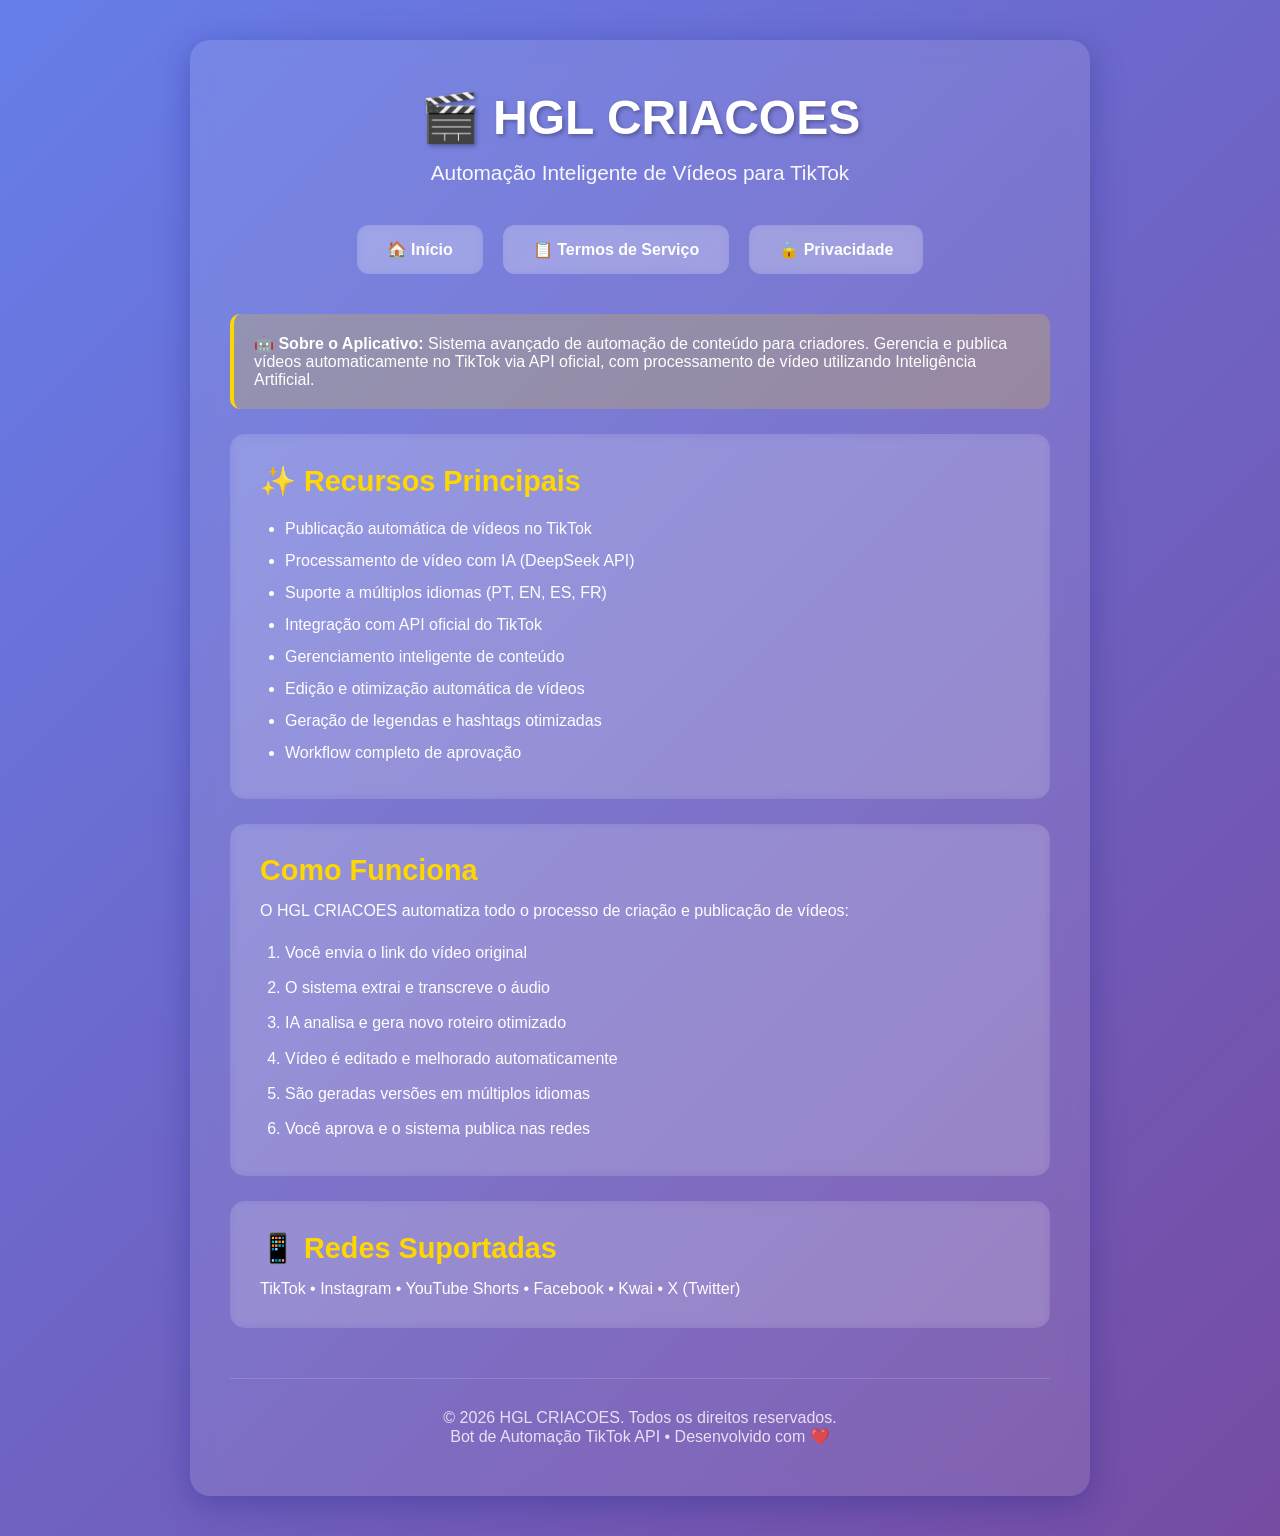
<file: index.html>
<!DOCTYPE html>
<html lang="pt-BR">
<head>
    <meta charset="UTF-8">
    <meta name="viewport" content="width=device-width, initial-scale=1.0">
    <title>HGL CRIACOES - Automação TikTok</title>
    <style>
        * { margin: 0; padding: 0; box-sizing: border-box; }
        body {
            font-family: -apple-system, BlinkMacSystemFont, 'Segoe UI', Roboto, Oxygen, Ubuntu, Cantarell, sans-serif;
            background: linear-gradient(135deg, #667eea 0%, #764ba2 100%);
            color: white;
            min-height: 100vh;
            padding: 40px 20px;
        }
        .container {
            max-width: 900px;
            margin: 0 auto;
            background: rgba(255, 255, 255, 0.1);
            backdrop-filter: blur(10px);
            border-radius: 20px;
            padding: 50px 40px;
            box-shadow: 0 8px 32px 0 rgba(31, 38, 135, 0.37);
        }
        h1 {
            font-size: 3em;
            text-align: center;
            margin-bottom: 15px;
            text-shadow: 2px 2px 4px rgba(0,0,0,0.3);
        }
        .subtitle {
            text-align: center;
            font-size: 1.3em;
            opacity: 0.95;
            margin-bottom: 40px;
        }
        nav {
            display: flex;
            justify-content: center;
            gap: 20px;
            margin: 40px 0;
            flex-wrap: wrap;
        }
        nav a {
            color: white;
            text-decoration: none;
            padding: 15px 30px;
            background: rgba(255, 255, 255, 0.2);
            border-radius: 12px;
            font-weight: 600;
            transition: all 0.3s ease;
            backdrop-filter: blur(5px);
        }
        nav a:hover {
            background: rgba(255, 255, 255, 0.3);
            transform: translateY(-3px);
            box-shadow: 0 5px 15px rgba(0,0,0,0.3);
        }
        .section {
            background: rgba(255, 255, 255, 0.1);
            padding: 30px;
            border-radius: 15px;
            margin: 25px 0;
            backdrop-filter: blur(5px);
        }
        .section h2 {
            color: #ffd700;
            margin-bottom: 15px;
            font-size: 1.8em;
        }
        .section ul {
            margin-left: 25px;
            line-height: 2;
        }
        .highlight {
            background: rgba(255, 215, 0, 0.2);
            padding: 20px;
            border-radius: 10px;
            border-left: 4px solid #ffd700;
            margin: 20px 0;
        }
        footer {
            text-align: center;
            margin-top: 50px;
            padding-top: 30px;
            border-top: 1px solid rgba(255,255,255,0.2);
            opacity: 0.8;
        }
        @media (max-width: 600px) {
            h1 { font-size: 2em; }
            .container { padding: 30px 20px; }
        }
    </style>
</head>
<body>
    <div class="container">
        <h1>🎬 HGL CRIACOES</h1>
        <p class="subtitle">Automação Inteligente de Vídeos para TikTok</p>
        
        <nav>
            <a href="index.html">🏠 Início</a>
            <a href="terms.html">📋 Termos de Serviço</a>
            <a href="privacy.html">🔒 Privacidade</a>
        </nav>
        
        <div class="highlight">
            <strong>🤖 Sobre o Aplicativo:</strong> Sistema avançado de automação de conteúdo para criadores. 
            Gerencia e publica vídeos automaticamente no TikTok via API oficial, com processamento de vídeo 
            utilizando Inteligência Artificial.
        </div>
        
        <div class="section">
            <h2>✨ Recursos Principais</h2>
            <ul>
                <li>Publicação automática de vídeos no TikTok</li>
                <li>Processamento de vídeo com IA (DeepSeek API)</li>
                <li>Suporte a múltiplos idiomas (PT, EN, ES, FR)</li>
                <li>Integração com API oficial do TikTok</li>
                <li>Gerenciamento inteligente de conteúdo</li>
                <li>Edição e otimização automática de vídeos</li>
                <li>Geração de legendas e hashtags otimizadas</li>
                <li>Workflow completo de aprovação</li>
            </ul>
        </div>
        
        <div class="section">
            <h2> Como Funciona</h2>
            <p>O HGL CRIACOES automatiza todo o processo de criação e publicação de vídeos:</p>
            <ol style="margin-left: 25px; line-height: 2.2; margin-top: 15px;">
                <li>Você envia o link do vídeo original</li>
                <li>O sistema extrai e transcreve o áudio</li>
                <li>IA analisa e gera novo roteiro otimizado</li>
                <li>Vídeo é editado e melhorado automaticamente</li>
                <li>São geradas versões em múltiplos idiomas</li>
                <li>Você aprova e o sistema publica nas redes</li>
            </ol>
        </div>
        
        <div class="section">
            <h2>📱 Redes Suportadas</h2>
            <p>TikTok • Instagram • YouTube Shorts • Facebook • Kwai • X (Twitter)</p>
        </div>
        
        <footer>
            <p>&copy; 2026 HGL CRIACOES. Todos os direitos reservados.</p>
            <p>Bot de Automação TikTok API • Desenvolvido com ❤️</p>
        </footer>
    </div>
</body>
</html>
</file>
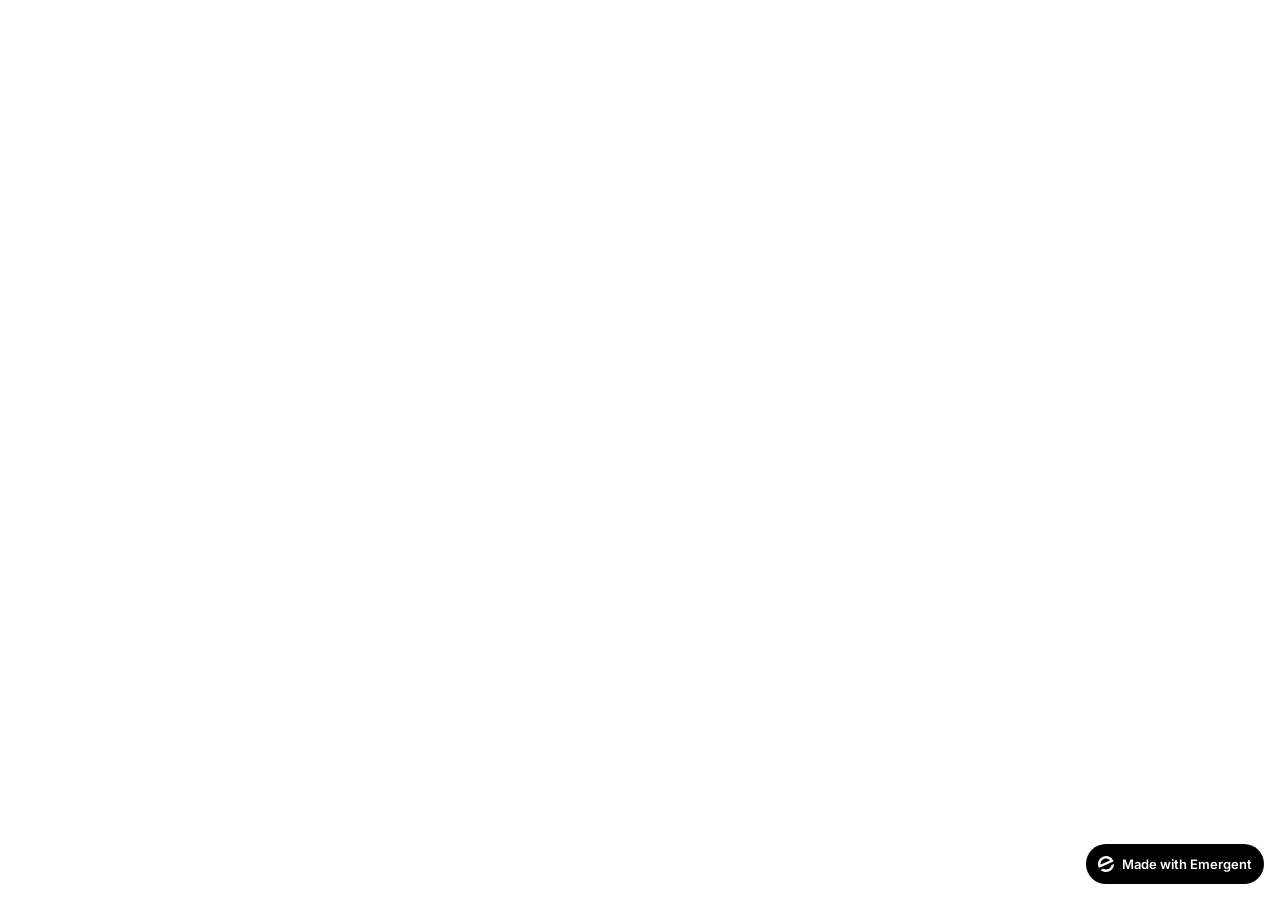
<file: frontend/public/index.html>
<!doctype html>
<html lang="en">
    <head>
        <meta charset="utf-8" />
        <meta name="viewport" content="width=device-width, initial-scale=1" />
        <meta name="theme-color" content="#000000" />
        <meta name="description" content="A product of emergent.sh" />
        <link rel="preconnect" href="https://fonts.googleapis.com" />
        <link rel="preconnect" href="https://fonts.gstatic.com" crossorigin />
        <link href="https://fonts.googleapis.com/css2?family=Inter:wght@600&display=swap" rel="stylesheet" />
        <!--
        manifest.json provides metadata used when your web app is installed on a
        user's mobile device or desktop. See https://developers.google.com/web/fundamentals/web-app-manifest/
        -->
        <!--
        Notice the use of %PUBLIC_URL% in the tags above.
        It will be replaced with the URL of the `public` folder during the build.
        Only files inside the `public` folder can be referenced from the HTML.

        Unlike "/favicon.ico" or "favicon.ico", "%PUBLIC_URL%/favicon.ico" will
        work correctly both with client-side routing and a non-root public URL.
        Learn how to configure a non-root public URL by running `npm run build`.
        -->
        <title>Emergent | Fullstack App</title>
        <script>window.addEventListener("error",function(e){if(e.error instanceof DOMException&&e.error.name==="DataCloneError"&&e.message&&e.message.includes("PerformanceServerTiming")){e.stopImmediatePropagation();e.preventDefault()}},true);</script>
        <script src="https://assets.emergent.sh/scripts/emergent-main.js"></script>
    </head>
    <body>
        <noscript>You need to enable JavaScript to run this app.</noscript>
        <div id="root"></div>
        <!--
      This HTML file is a template.
      If you open it directly in the browser, you will see an empty page.

      You can add webfonts, meta tags, or analytics to this file.
      The build step will place the bundled scripts into the <body> tag.

      To begin the development, run `npm start` or `yarn start`.
      To create a production bundle, use `npm run build` or `yarn build`.
    -->
        <a
            id="emergent-badge"
            target="_blank"
            href="https://app.emergent.sh/?utm_source=emergent-badge"
            style="
                display: inline-flex !important;
                box-sizing: border-box;
                width: 178px;
                height: 40px;
                padding: 8px 12px 8px 12px;
                align-items: center !important;
                gap: 8px;
                border-radius: 50px !important;
                background: #000 !important;
                position: fixed !important;
                bottom: 16px;
                right: 16px;
                text-decoration: none;
                font-family: -apple-system, BlinkMacSystemFont,
                    &quot;Segoe UI&quot;, Roboto, Oxygen, Ubuntu, Cantarell,
                    &quot;Open Sans&quot;, &quot;Helvetica Neue&quot;,
                    sans-serif !important;
                font-size: 12px !important;
                z-index: 9999 !important;
            "
        >
            <svg xmlns="http://www.w3.org/2000/svg" width="16" height="16" viewBox="0 0 16 16" fill="none">
                <path d="M15.5702 8.13142C15.7729 8.0412 16.0007 8.18878 15.9892 8.4103C15.8374 11.3192 14.0965 14.0405 11.2531 15.3065C8.40964 16.5725 5.2224 16.0453 2.95912 14.2117C2.78676 14.072 2.82955 13.804 3.03219 13.7137L4.95677 12.8568C5.04866 12.8159 5.15446 12.823 5.24204 12.8725C6.73377 13.7153 8.59176 13.8649 10.2772 13.1145C11.9626 12.3641 13.0947 10.8833 13.4665 9.21075C13.4883 9.11256 13.5539 9.02918 13.6457 8.98827L15.5702 8.13142Z" fill="white"/>
                <path fill-rule="evenodd" clip-rule="evenodd" d="M15.3066 4.74698L15.5067 5.19653C15.5759 5.35178 15.5061 5.53366 15.3508 5.60278L1.29992 11.8586C1.14467 11.9278 0.962794 11.8579 0.893675 11.7027L0.701732 11.2716L0.693457 11.2531C-1.10317 7.21778 0.711626 2.49007 4.74692 0.693443C8.78221 -1.10318 13.51 0.711693 15.3066 4.74698ZM2.82356 8.55367C2.63552 8.63739 2.41991 8.51617 2.40853 8.31065C2.28373 6.05724 3.53858 3.85787 5.72286 2.88536C7.90715 1.91286 10.3813 2.45199 11.9724 4.05256C12.1175 4.19854 12.0633 4.43988 11.8753 4.5236L2.82356 8.55367Z" fill="white"/>
            </svg>
            <p
                style="
                    color: #FFF !important;
                    font-family: 'Inter', sans-serif !important;
                    font-size: 13px !important;
                    font-style: normal !important;
                    font-weight: 600 !important;
                    line-height: 20px !important;
                    margin: 0 !important;
                    white-space: nowrap !important;
                "
            >
                Made with Emergent
            </p>
        </a>
        <script>
            !(function (t, e) {
                var o, n, p, r;
                e.__SV ||
                    ((window.posthog = e),
                    (e._i = []),
                    (e.init = function (i, s, a) {
                        function g(t, e) {
                            var o = e.split(".");
                            2 == o.length && ((t = t[o[0]]), (e = o[1])),
                                (t[e] = function () {
                                    t.push(
                                        [e].concat(
                                            Array.prototype.slice.call(
                                                arguments,
                                                0,
                                            ),
                                        ),
                                    );
                                });
                        }
                        ((p = t.createElement("script")).type =
                            "text/javascript"),
                            (p.crossOrigin = "anonymous"),
                            (p.async = !0),
                            (p.src =
                                s.api_host.replace(
                                    ".i.posthog.com",
                                    "-assets.i.posthog.com",
                                ) + "/static/array.js"),
                            (r =
                                t.getElementsByTagName(
                                    "script",
                                )[0]).parentNode.insertBefore(p, r);
                        var u = e;
                        for (
                            void 0 !== a ? (u = e[a] = []) : (a = "posthog"),
                                u.people = u.people || [],
                                u.toString = function (t) {
                                    var e = "posthog";
                                    return (
                                        "posthog" !== a && (e += "." + a),
                                        t || (e += " (stub)"),
                                        e
                                    );
                                },
                                u.people.toString = function () {
                                    return u.toString(1) + ".people (stub)";
                                },
                                o =
                                    "init me ws ys ps bs capture je Di ks register register_once register_for_session unregister unregister_for_session Ps getFeatureFlag getFeatureFlagPayload isFeatureEnabled reloadFeatureFlags updateEarlyAccessFeatureEnrollment getEarlyAccessFeatures on onFeatureFlags onSurveysLoaded onSessionId getSurveys getActiveMatchingSurveys renderSurvey canRenderSurvey canRenderSurveyAsync identify setPersonProperties group resetGroups setPersonPropertiesForFlags resetPersonPropertiesForFlags setGroupPropertiesForFlags resetGroupPropertiesForFlags reset get_distinct_id getGroups get_session_id get_session_replay_url alias set_config startSessionRecording stopSessionRecording sessionRecordingStarted captureException loadToolbar get_property getSessionProperty Es $s createPersonProfile Is opt_in_capturing opt_out_capturing has_opted_in_capturing has_opted_out_capturing clear_opt_in_out_capturing Ss debug xs getPageViewId captureTraceFeedback captureTraceMetric".split(
                                        " ",
                                    ),
                                n = 0;
                            n < o.length;
                            n++
                        )
                            g(u, o[n]);
                        e._i.push([i, s, a]);
                    }),
                    (e.__SV = 1));
            })(document, window.posthog || []);
            posthog.init("phc_xAvL2Iq4tFmANRE7kzbKwaSqp1HJjN7x48s3vr0CMjs", {
                api_host: "https://us.i.posthog.com",
                person_profiles: "identified_only", // or 'always' to create profiles for anonymous users as well,
                session_recording: {
                    recordCrossOriginIframes: true,
                    capturePerformance: false,
                },
            });
        </script>
    </body>
</html>
</file>
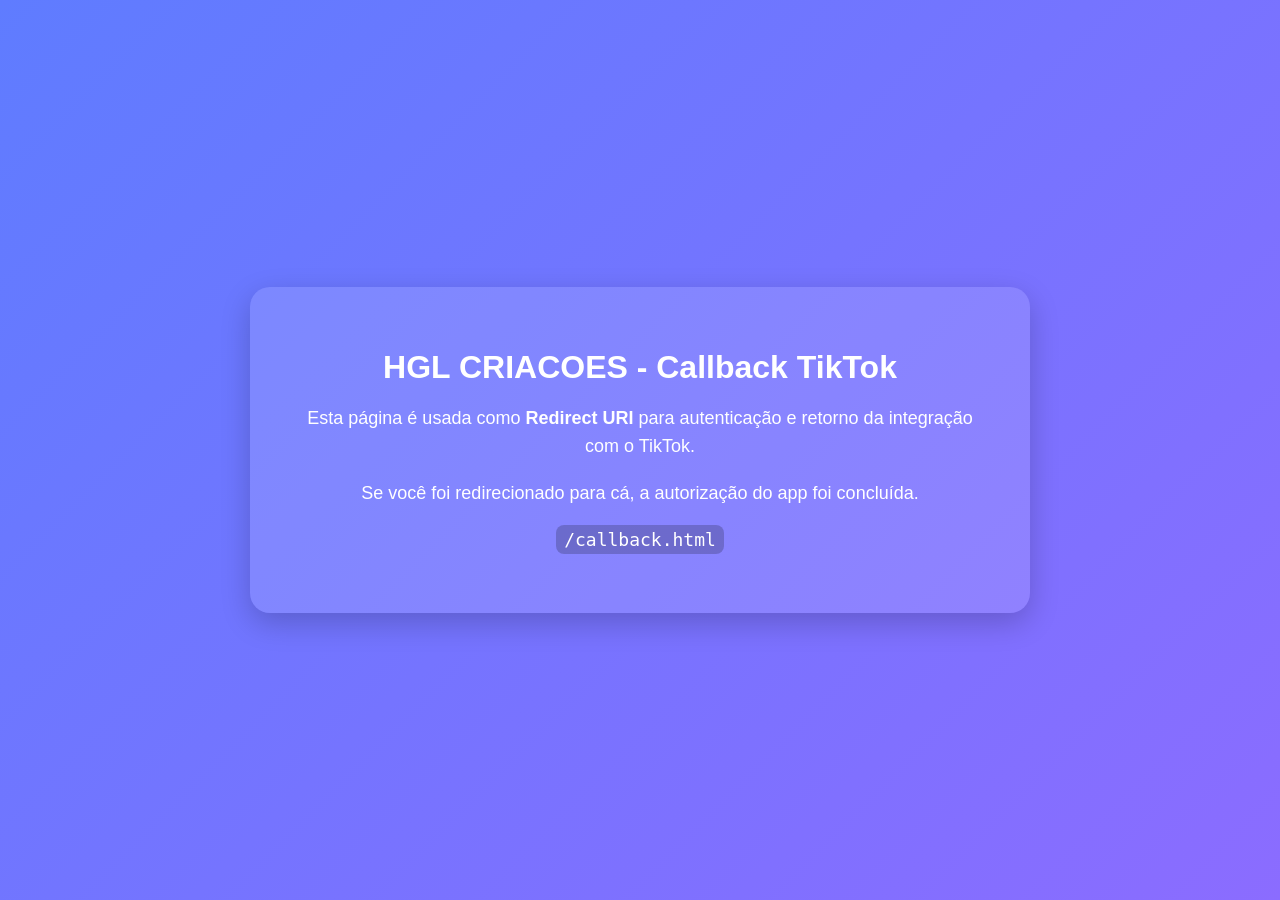
<file: callback.html>
<!DOCTYPE html>
<html lang="pt-BR">
<head>
  <meta charset="UTF-8" />
  <meta name="viewport" content="width=device-width, initial-scale=1.0" />
  <title>Callback TikTok - HGL CRIACOES</title>
  <style>
    body {
      margin: 0;
      font-family: Arial, sans-serif;
      background: linear-gradient(135deg, #5f7cff, #8b6cff);
      color: white;
      display: flex;
      align-items: center;
      justify-content: center;
      min-height: 100vh;
      text-align: center;
    }
    .box {
      background: rgba(255,255,255,0.12);
      padding: 40px;
      border-radius: 20px;
      max-width: 700px;
      box-shadow: 0 10px 30px rgba(0,0,0,0.2);
    }
    h1 {
      margin-bottom: 16px;
    }
    p {
      font-size: 18px;
      line-height: 1.6;
    }
    code {
      background: rgba(0,0,0,0.2);
      padding: 4px 8px;
      border-radius: 8px;
    }
  </style>
</head>
<body>
  <div class="box">
    <h1>HGL CRIACOES - Callback TikTok</h1>
    <p>Esta página é usada como <strong>Redirect URI</strong> para autenticação e retorno da integração com o TikTok.</p>
    <p>Se você foi redirecionado para cá, a autorização do app foi concluída.</p>
    <p><code>/callback.html</code></p>
  </div>
</body>
</html>
</file>
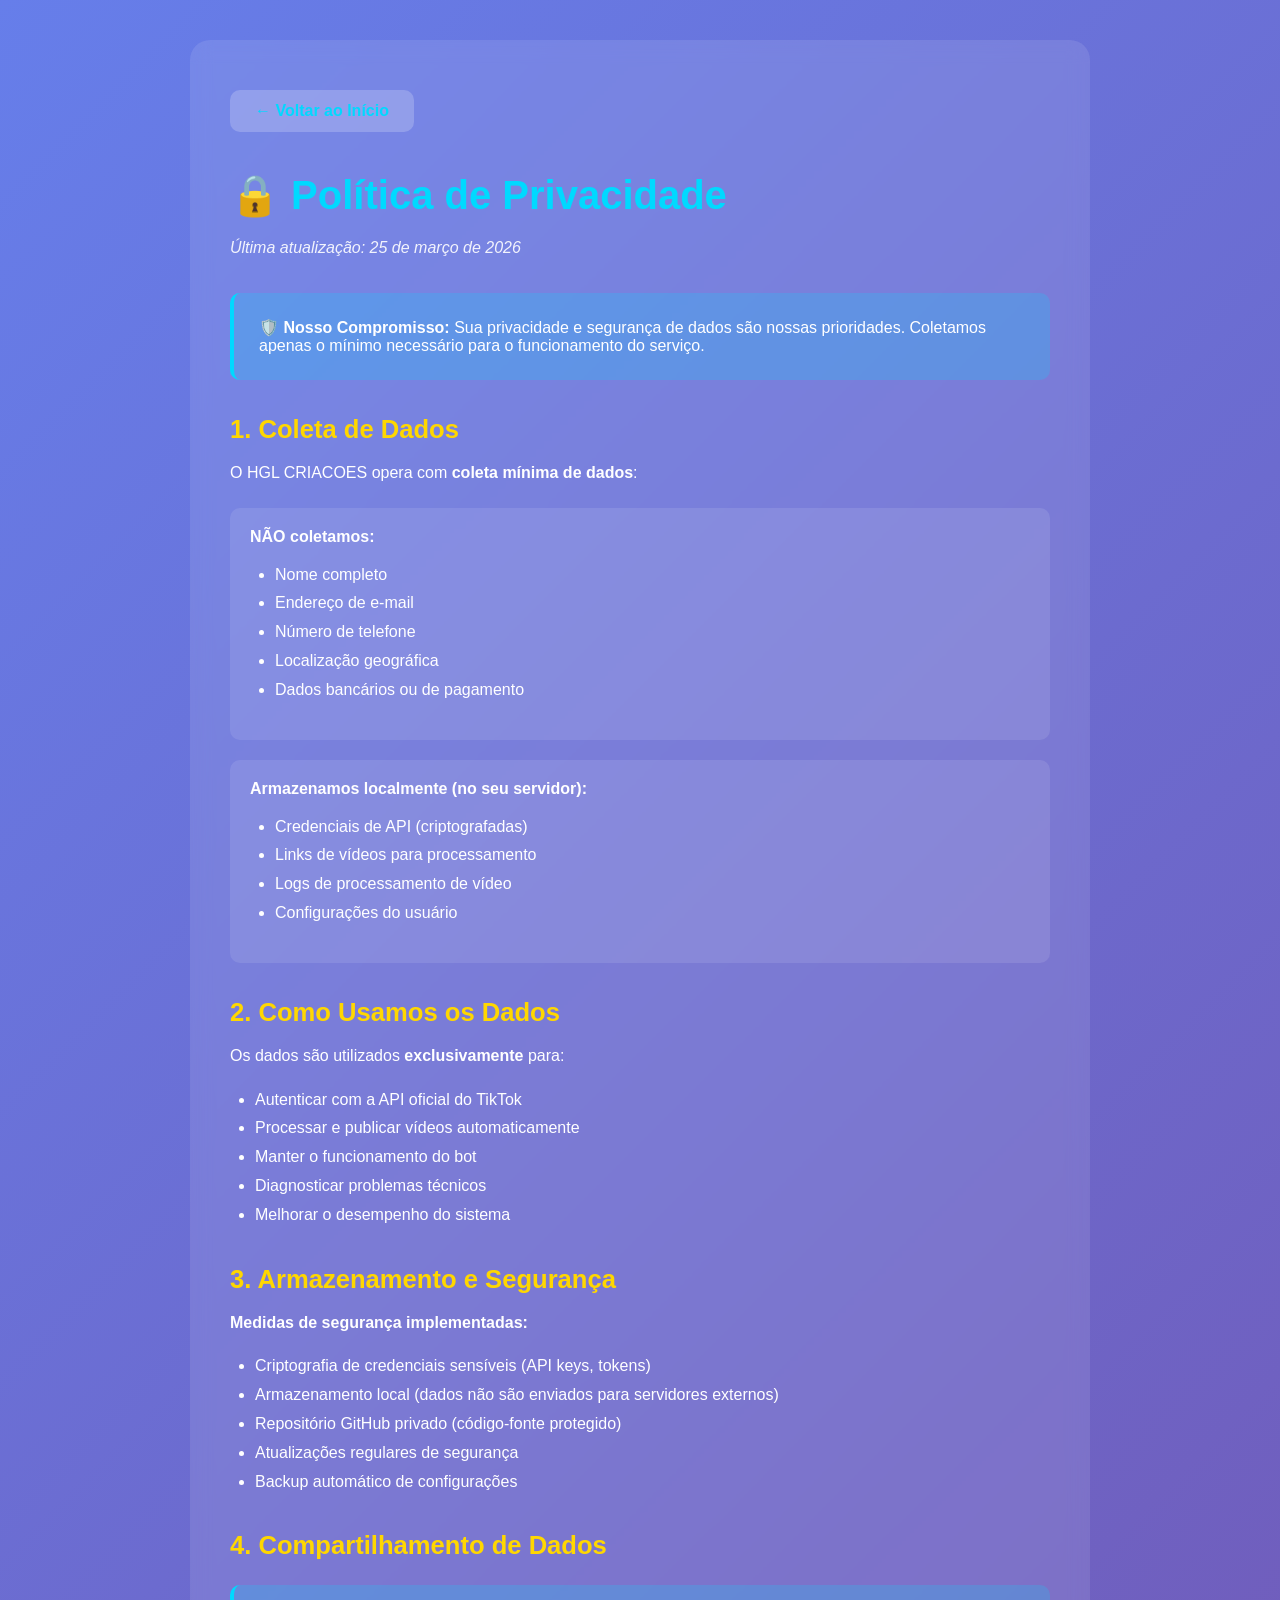
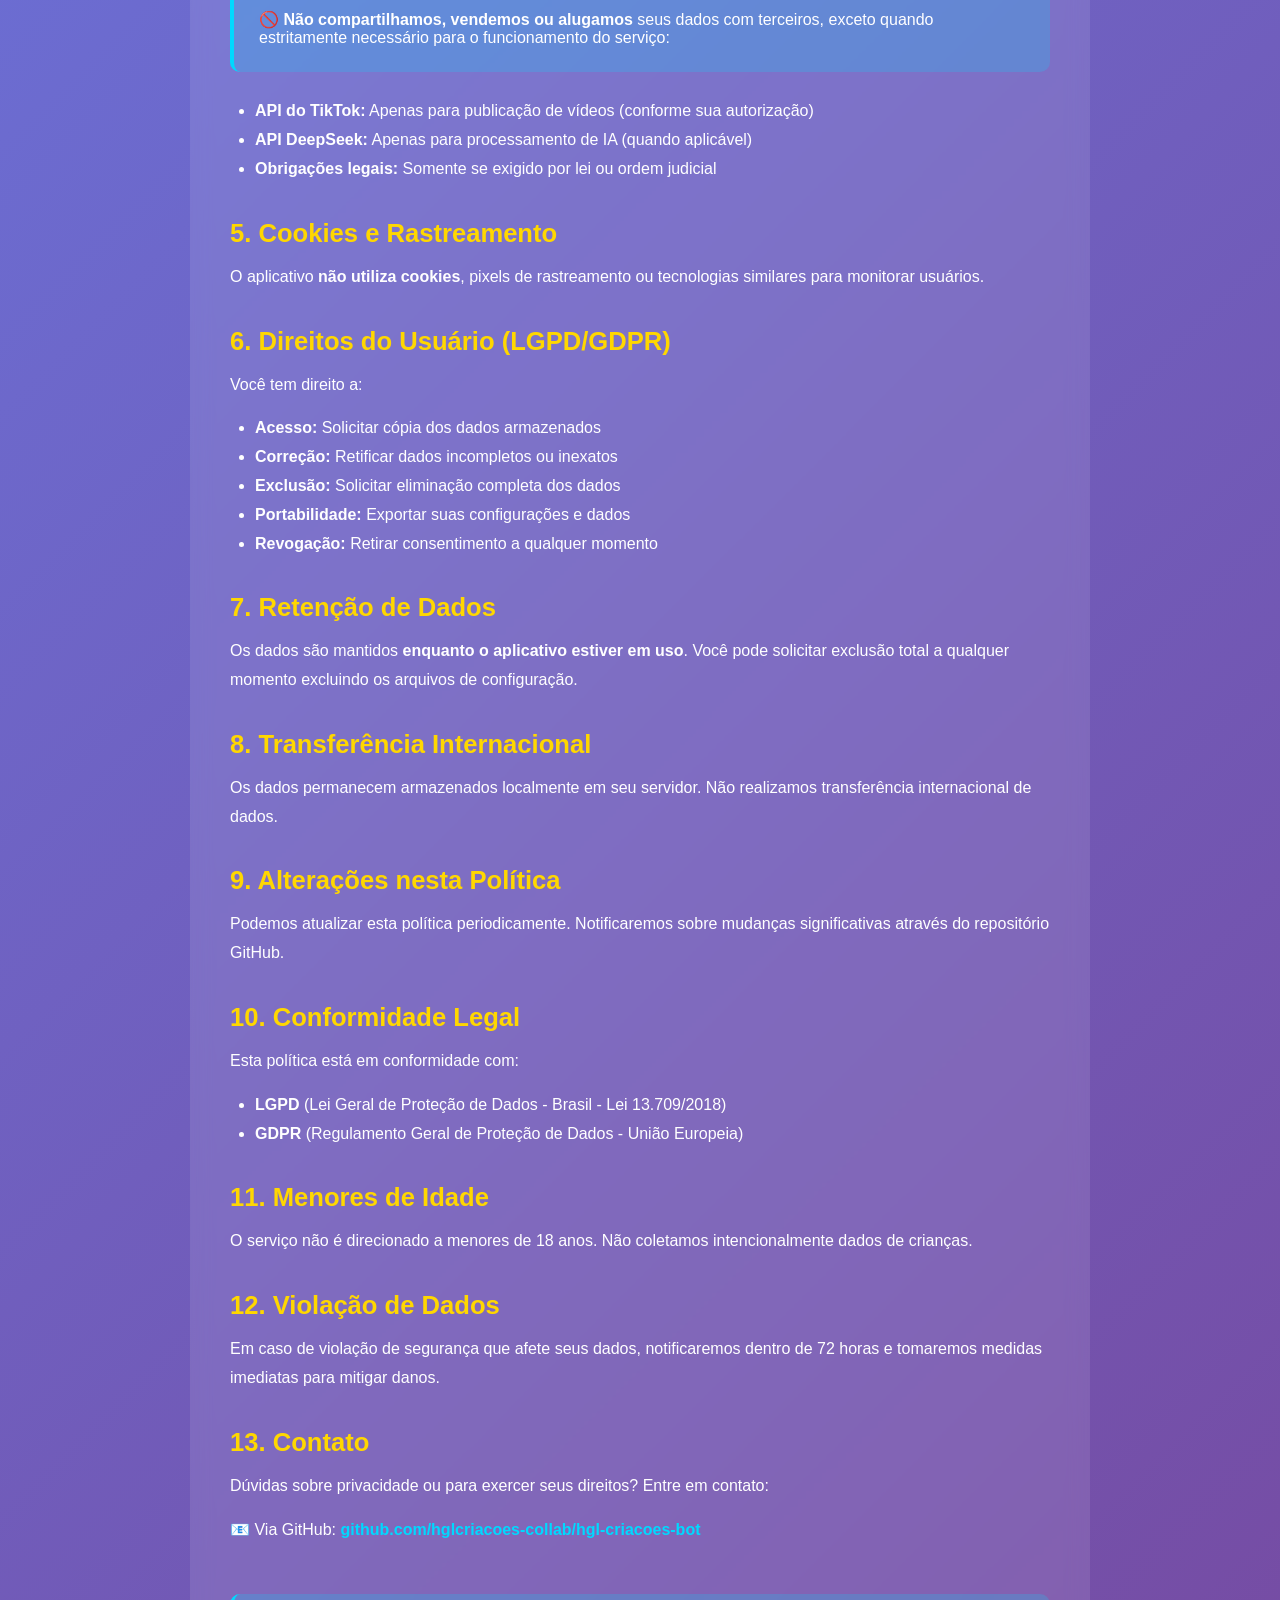
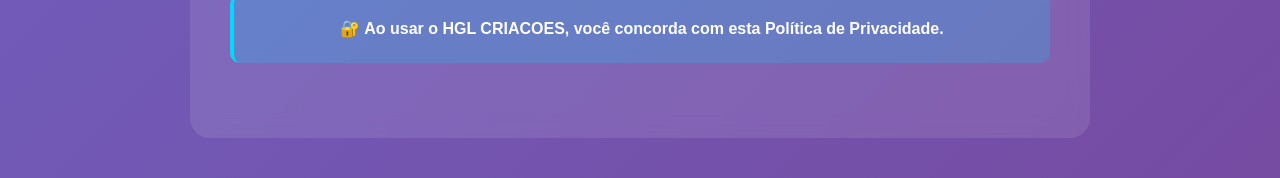
<file: privacy.html>
<!DOCTYPE html>
<html lang="pt-BR">
<head>
    <meta charset="UTF-8">
    <meta name="viewport" content="width=device-width, initial-scale=1.0">
    <title>Política de Privacidade - HGL CRIACOES</title>
    <style>
        * { margin: 0; padding: 0; box-sizing: border-box; }
        body {
            font-family: -apple-system, BlinkMacSystemFont, 'Segoe UI', Roboto, sans-serif;
            background: linear-gradient(135deg, #667eea 0%, #764ba2 100%);
            color: white;
            min-height: 100vh;
            padding: 40px 20px;
        }
        .container {
            max-width: 900px;
            margin: 0 auto;
            background: rgba(255, 255, 255, 0.1);
            backdrop-filter: blur(10px);
            border-radius: 20px;
            padding: 50px 40px;
        }
        h1 { color: #00d9ff; margin-bottom: 10px; font-size: 2.5em; }
        h2 { color: #ffd700; margin-top: 35px; margin-bottom: 15px; font-size: 1.6em; }
        p, ul, ol { line-height: 1.8; margin: 15px 0; }
        ul, ol { margin-left: 25px; }
        a { color: #00d9ff; text-decoration: none; font-weight: 600; }
        a:hover { text-decoration: underline; }
        nav { margin-bottom: 40px; }
        nav a {
            display: inline-block;
            padding: 12px 25px;
            background: rgba(255, 255, 255, 0.2);
            border-radius: 10px;
            transition: all 0.3s;
        }
        nav a:hover { background: rgba(255, 255, 255, 0.3); transform: translateY(-2px); }
        .date { opacity: 0.9; font-style: italic; margin-bottom: 30px; }
        .highlight {
            background: rgba(0, 217, 255, 0.2);
            padding: 25px;
            border-radius: 10px;
            border-left: 4px solid #00d9ff;
            margin: 25px 0;
        }
        .info-box {
            background: rgba(255, 255, 255, 0.1);
            padding: 20px;
            border-radius: 10px;
            margin: 20px 0;
        }
    </style>
</head>
<body>
    <div class="container">
        <nav>
            <a href="index.html">← Voltar ao Início</a>
        </nav>
        
        <h1>🔒 Política de Privacidade</h1>
        <p class="date">Última atualização: 25 de março de 2026</p>
        
        <div class="highlight">
            <strong>🛡️ Nosso Compromisso:</strong> Sua privacidade e segurança de dados são nossas prioridades. 
            Coletamos apenas o mínimo necessário para o funcionamento do serviço.
        </div>
        
        <h2>1. Coleta de Dados</h2>
        <p>O HGL CRIACOES opera com <strong>coleta mínima de dados</strong>:</p>
        <div class="info-box">
            <strong>NÃO coletamos:</strong>
            <ul>
                <li>Nome completo</li>
                <li>Endereço de e-mail</li>
                <li>Número de telefone</li>
                <li>Localização geográfica</li>
                <li>Dados bancários ou de pagamento</li>
            </ul>
        </div>
        <div class="info-box">
            <strong>Armazenamos localmente (no seu servidor):</strong>
            <ul>
                <li>Credenciais de API (criptografadas)</li>
                <li>Links de vídeos para processamento</li>
                <li>Logs de processamento de vídeo</li>
                <li>Configurações do usuário</li>
            </ul>
        </div>
        
        <h2>2. Como Usamos os Dados</h2>
        <p>Os dados são utilizados <strong>exclusivamente</strong> para:</p>
        <ul>
            <li>Autenticar com a API oficial do TikTok</li>
            <li>Processar e publicar vídeos automaticamente</li>
            <li>Manter o funcionamento do bot</li>
            <li>Diagnosticar problemas técnicos</li>
            <li>Melhorar o desempenho do sistema</li>
        </ul>
        
        <h2>3. Armazenamento e Segurança</h2>
        <p><strong>Medidas de segurança implementadas:</strong></p>
        <ul>
            <li>Criptografia de credenciais sensíveis (API keys, tokens)</li>
            <li>Armazenamento local (dados não são enviados para servidores externos)</li>
            <li>Repositório GitHub privado (código-fonte protegido)</li>
            <li>Atualizações regulares de segurança</li>
            <li>Backup automático de configurações</li>
        </ul>
        
        <h2>4. Compartilhamento de Dados</h2>
        <div class="highlight">
            <strong>🚫 Não compartilhamos, vendemos ou alugamos</strong> seus dados com terceiros, 
            exceto quando estritamente necessário para o funcionamento do serviço:
        </div>
        <ul>
            <li><strong>API do TikTok:</strong> Apenas para publicação de vídeos (conforme sua autorização)</li>
            <li><strong>API DeepSeek:</strong> Apenas para processamento de IA (quando aplicável)</li>
            <li><strong>Obrigações legais:</strong> Somente se exigido por lei ou ordem judicial</li>
        </ul>
        
        <h2>5. Cookies e Rastreamento</h2>
        <p>O aplicativo <strong>não utiliza cookies</strong>, pixels de rastreamento ou tecnologias similares para monitorar usuários.</p>
        
        <h2>6. Direitos do Usuário (LGPD/GDPR)</h2>
        <p>Você tem direito a:</p>
        <ul>
            <li><strong>Acesso:</strong> Solicitar cópia dos dados armazenados</li>
            <li><strong>Correção:</strong> Retificar dados incompletos ou inexatos</li>
            <li><strong>Exclusão:</strong> Solicitar eliminação completa dos dados</li>
            <li><strong>Portabilidade:</strong> Exportar suas configurações e dados</li>
            <li><strong>Revogação:</strong> Retirar consentimento a qualquer momento</li>
        </ul>
        
        <h2>7. Retenção de Dados</h2>
        <p>Os dados são mantidos <strong>enquanto o aplicativo estiver em uso</strong>. Você pode solicitar exclusão total a qualquer momento excluindo os arquivos de configuração.</p>
        
        <h2>8. Transferência Internacional</h2>
        <p>Os dados permanecem armazenados localmente em seu servidor. Não realizamos transferência internacional de dados.</p>
        
        <h2>9. Alterações nesta Política</h2>
        <p>Podemos atualizar esta política periodicamente. Notificaremos sobre mudanças significativas através do repositório GitHub.</p>
        
        <h2>10. Conformidade Legal</h2>
        <p>Esta política está em conformidade com:</p>
        <ul>
            <li><strong>LGPD</strong> (Lei Geral de Proteção de Dados - Brasil - Lei 13.709/2018)</li>
            <li><strong>GDPR</strong> (Regulamento Geral de Proteção de Dados - União Europeia)</li>
        </ul>
        
        <h2>11. Menores de Idade</h2>
        <p>O serviço não é direcionado a menores de 18 anos. Não coletamos intencionalmente dados de crianças.</p>
        
        <h2>12. Violação de Dados</h2>
        <p>Em caso de violação de segurança que afete seus dados, notificaremos dentro de 72 horas e tomaremos medidas imediatas para mitigar danos.</p>
        
        <h2>13. Contato</h2>
        <p>Dúvidas sobre privacidade ou para exercer seus direitos? Entre em contato:</p>
        <p>📧 Via GitHub: <a href="https://github.com/hglcriacoes-collab/hgl-criacoes-bot">github.com/hglcriacoes-collab/hgl-criacoes-bot</a></p>
        
        <div class="highlight" style="margin-top: 50px; text-align: center;">
            <strong>🔐 Ao usar o HGL CRIACOES, você concorda com esta Política de Privacidade.</strong>
        </div>
    </div>
</body>
</html>
</file>
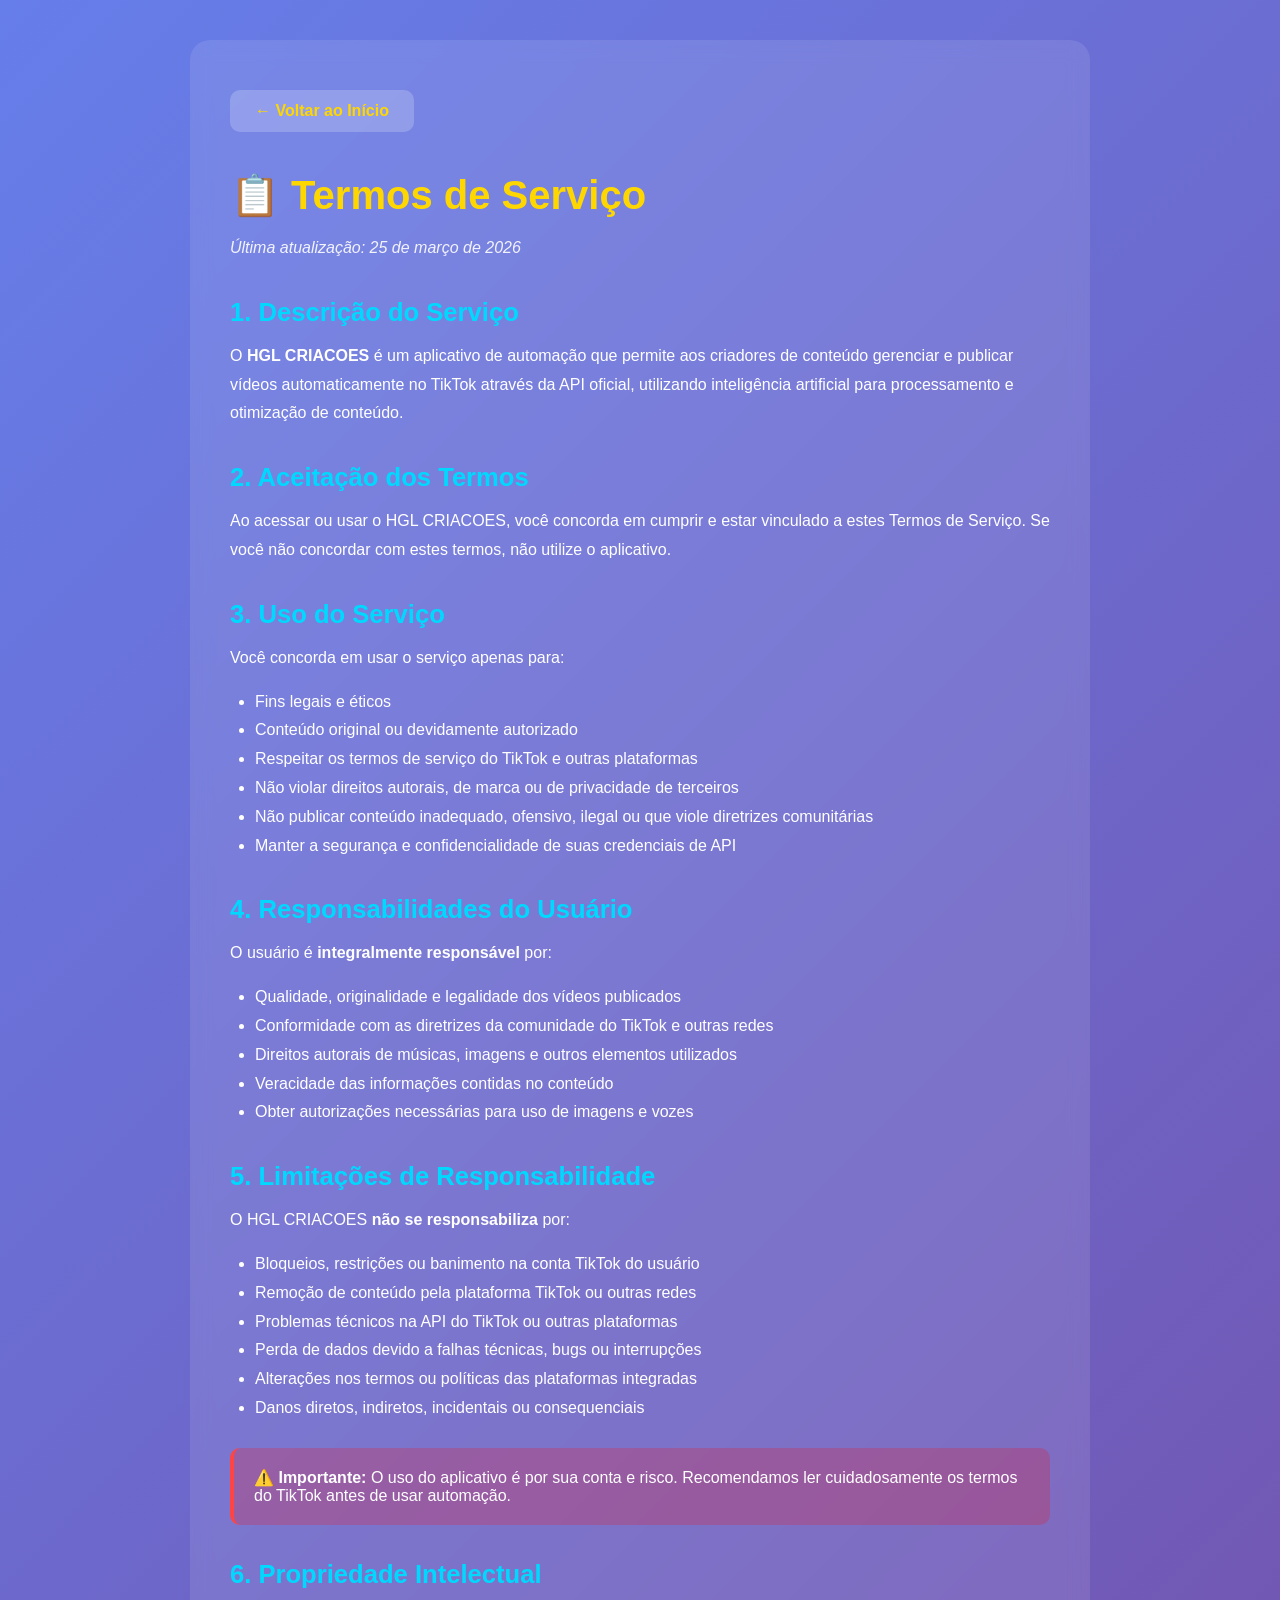
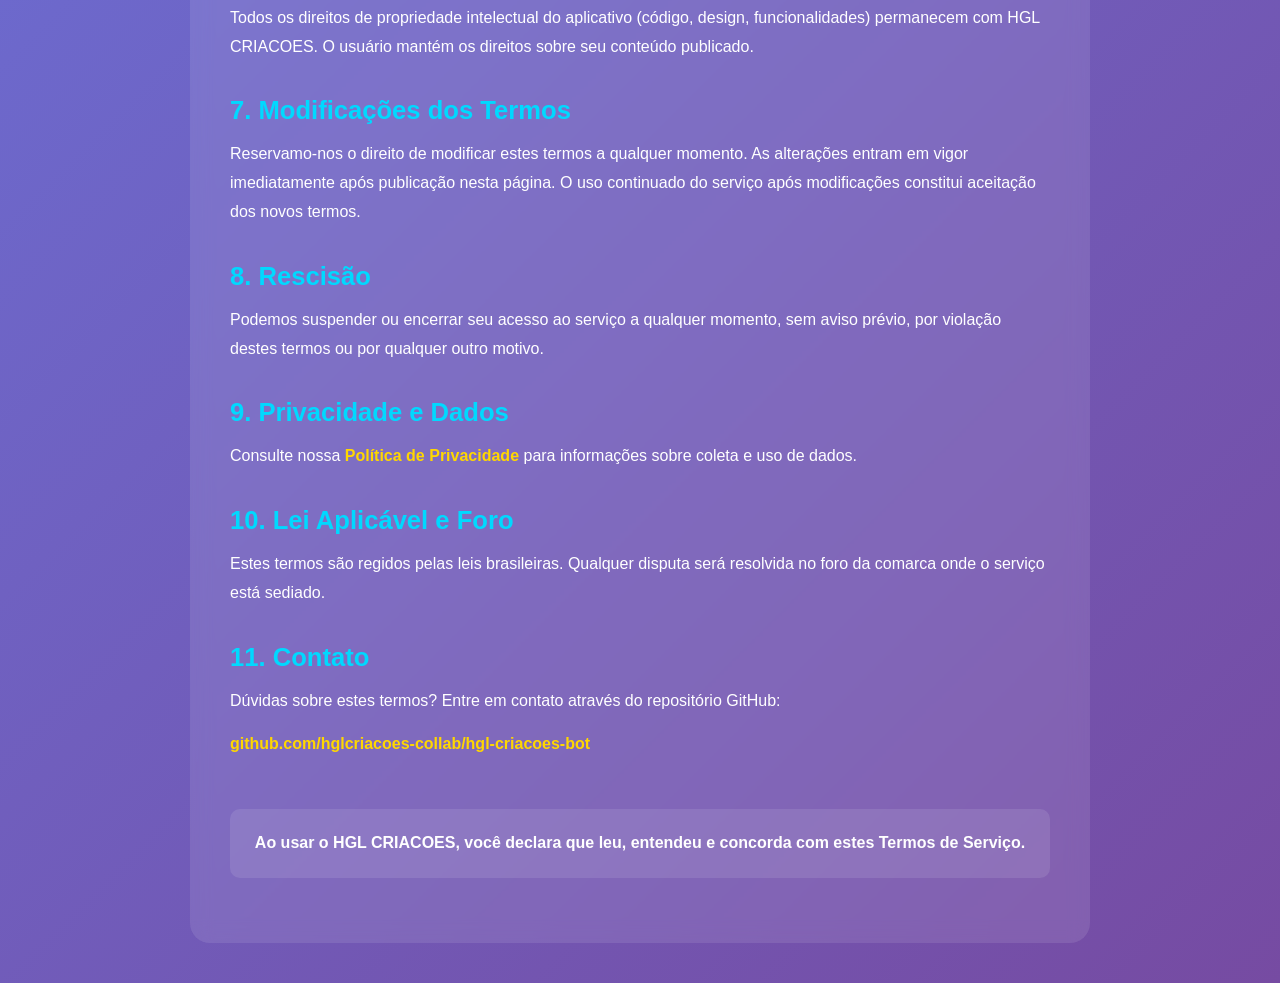
<file: terms.html>
<!DOCTYPE html>
<html lang="pt-BR">
<head>
    <meta charset="UTF-8">
    <meta name="viewport" content="width=device-width, initial-scale=1.0">
    <title>Termos de Serviço - HGL CRIACOES</title>
    <style>
        * { margin: 0; padding: 0; box-sizing: border-box; }
        body {
            font-family: -apple-system, BlinkMacSystemFont, 'Segoe UI', Roboto, sans-serif;
            background: linear-gradient(135deg, #667eea 0%, #764ba2 100%);
            color: white;
            min-height: 100vh;
            padding: 40px 20px;
        }
        .container {
            max-width: 900px;
            margin: 0 auto;
            background: rgba(255, 255, 255, 0.1);
            backdrop-filter: blur(10px);
            border-radius: 20px;
            padding: 50px 40px;
        }
        h1 { color: #ffd700; margin-bottom: 10px; font-size: 2.5em; }
        h2 { color: #00d9ff; margin-top: 35px; margin-bottom: 15px; font-size: 1.6em; }
        p, ul, ol { line-height: 1.8; margin: 15px 0; }
        ul, ol { margin-left: 25px; }
        a { color: #ffd700; text-decoration: none; font-weight: 600; }
        a:hover { text-decoration: underline; }
        nav { margin-bottom: 40px; }
        nav a {
            display: inline-block;
            padding: 12px 25px;
            background: rgba(255, 255, 255, 0.2);
            border-radius: 10px;
            transition: all 0.3s;
        }
        nav a:hover { background: rgba(255, 255, 255, 0.3); transform: translateY(-2px); }
        .date { opacity: 0.9; font-style: italic; margin-bottom: 30px; }
        .warning {
            background: rgba(255, 0, 0, 0.2);
            padding: 20px;
            border-radius: 10px;
            border-left: 4px solid #ff4444;
            margin: 25px 0;
        }
    </style>
</head>
<body>
    <div class="container">
        <nav>
            <a href="index.html">← Voltar ao Início</a>
        </nav>
        
        <h1>📋 Termos de Serviço</h1>
        <p class="date">Última atualização: 25 de março de 2026</p>
        
        <h2>1. Descrição do Serviço</h2>
        <p>O <strong>HGL CRIACOES</strong> é um aplicativo de automação que permite aos criadores de conteúdo gerenciar e publicar vídeos automaticamente no TikTok através da API oficial, utilizando inteligência artificial para processamento e otimização de conteúdo.</p>
        
        <h2>2. Aceitação dos Termos</h2>
        <p>Ao acessar ou usar o HGL CRIACOES, você concorda em cumprir e estar vinculado a estes Termos de Serviço. Se você não concordar com estes termos, não utilize o aplicativo.</p>
        
        <h2>3. Uso do Serviço</h2>
        <p>Você concorda em usar o serviço apenas para:</p>
        <ul>
            <li>Fins legais e éticos</li>
            <li>Conteúdo original ou devidamente autorizado</li>
            <li>Respeitar os termos de serviço do TikTok e outras plataformas</li>
            <li>Não violar direitos autorais, de marca ou de privacidade de terceiros</li>
            <li>Não publicar conteúdo inadequado, ofensivo, ilegal ou que viole diretrizes comunitárias</li>
            <li>Manter a segurança e confidencialidade de suas credenciais de API</li>
        </ul>
        
        <h2>4. Responsabilidades do Usuário</h2>
        <p>O usuário é <strong>integralmente responsável</strong> por:</p>
        <ul>
            <li>Qualidade, originalidade e legalidade dos vídeos publicados</li>
            <li>Conformidade com as diretrizes da comunidade do TikTok e outras redes</li>
            <li>Direitos autorais de músicas, imagens e outros elementos utilizados</li>
            <li>Veracidade das informações contidas no conteúdo</li>
            <li>Obter autorizações necessárias para uso de imagens e vozes</li>
        </ul>
        
        <h2>5. Limitações de Responsabilidade</h2>
        <p>O HGL CRIACOES <strong>não se responsabiliza</strong> por:</p>
        <ul>
            <li>Bloqueios, restrições ou banimento na conta TikTok do usuário</li>
            <li>Remoção de conteúdo pela plataforma TikTok ou outras redes</li>
            <li>Problemas técnicos na API do TikTok ou outras plataformas</li>
            <li>Perda de dados devido a falhas técnicas, bugs ou interrupções</li>
            <li>Alterações nos termos ou políticas das plataformas integradas</li>
            <li>Danos diretos, indiretos, incidentais ou consequenciais</li>
        </ul>
        
        <div class="warning">
            <strong>⚠️ Importante:</strong> O uso do aplicativo é por sua conta e risco. 
            Recomendamos ler cuidadosamente os termos do TikTok antes de usar automação.
        </div>
        
        <h2>6. Propriedade Intelectual</h2>
        <p>Todos os direitos de propriedade intelectual do aplicativo (código, design, funcionalidades) permanecem com HGL CRIACOES. O usuário mantém os direitos sobre seu conteúdo publicado.</p>
        
        <h2>7. Modificações dos Termos</h2>
        <p>Reservamo-nos o direito de modificar estes termos a qualquer momento. As alterações entram em vigor imediatamente após publicação nesta página. O uso continuado do serviço após modificações constitui aceitação dos novos termos.</p>
        
        <h2>8. Rescisão</h2>
        <p>Podemos suspender ou encerrar seu acesso ao serviço a qualquer momento, sem aviso prévio, por violação destes termos ou por qualquer outro motivo.</p>
        
        <h2>9. Privacidade e Dados</h2>
        <p>Consulte nossa <a href="privacy.html">Política de Privacidade</a> para informações sobre coleta e uso de dados.</p>
        
        <h2>10. Lei Aplicável e Foro</h2>
        <p>Estes termos são regidos pelas leis brasileiras. Qualquer disputa será resolvida no foro da comarca onde o serviço está sediado.</p>
        
        <h2>11. Contato</h2>
        <p>Dúvidas sobre estes termos? Entre em contato através do repositório GitHub:</p>
        <p><a href="https://github.com/hglcriacoes-collab/hgl-criacoes-bot">github.com/hglcriacoes-collab/hgl-criacoes-bot</a></p>
        
        <p style="margin-top: 50px; text-align: center; padding: 20px; background: rgba(255,255,255,0.1); border-radius: 10px;">
            <strong>Ao usar o HGL CRIACOES, você declara que leu, entendeu e concorda com estes Termos de Serviço.</strong>
        </p>
    </div>
</body>
</html>
</file>
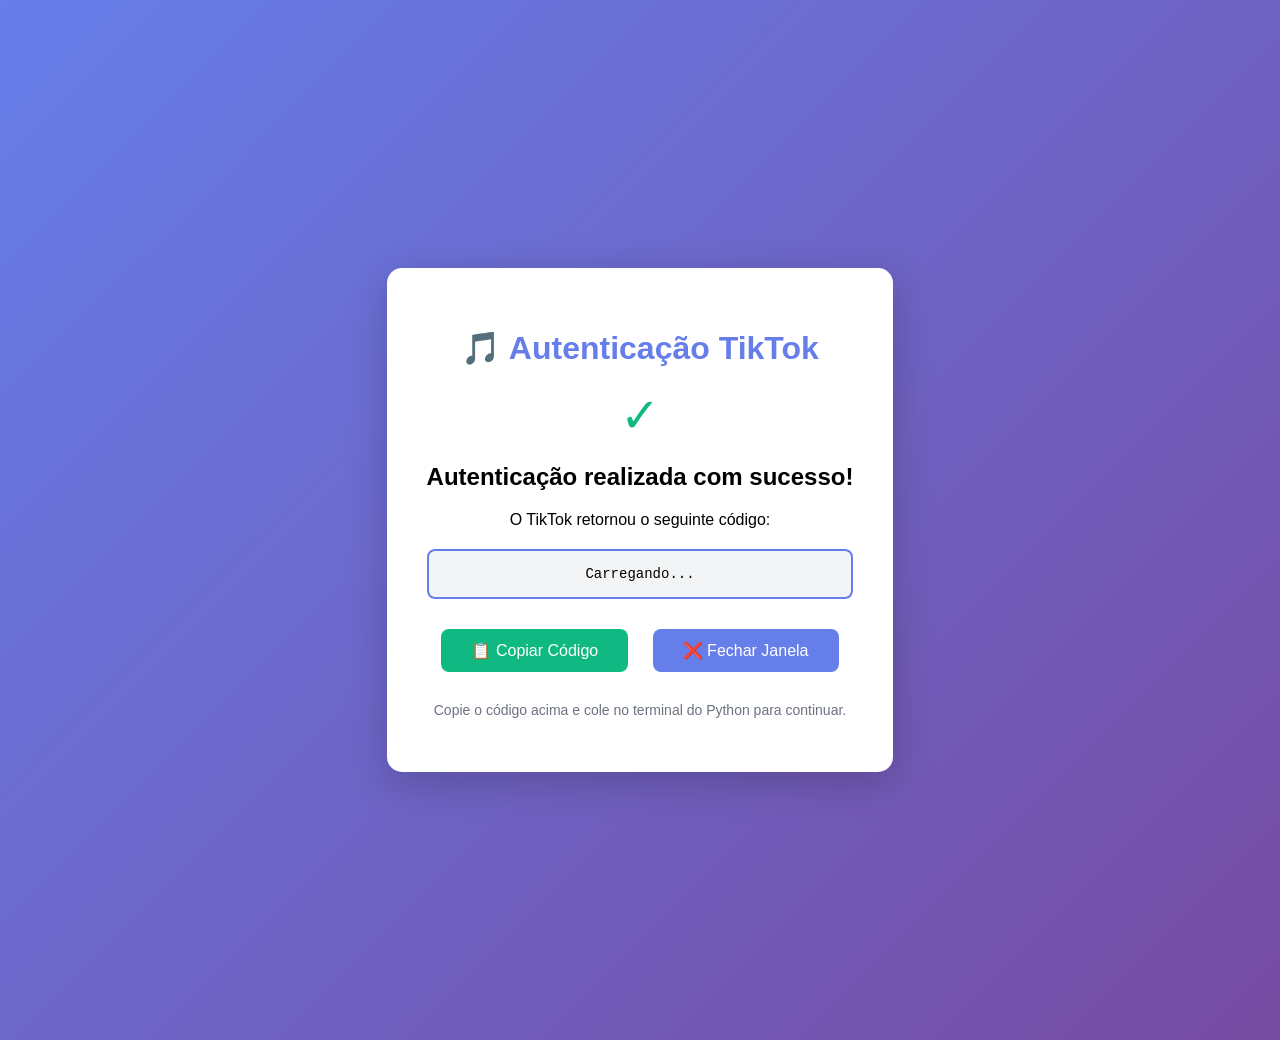
<file: hglcriacoes-collab.github.io/hgl-criacoes-bot/callback.html>
<!DOCTYPE html>
<html lang="pt-BR">
<head>
    <meta charset="UTF-8">
    <meta name="viewport" content="width=device-width, initial-scale=1.0">
    <title>Callback TikTok - HGL Criações</title>
    <style>
        body {
            font-family: 'Segoe UI', Tahoma, Geneva, Verdana, sans-serif;
            max-width: 800px;
            margin: 50px auto;
            padding: 20px;
            background: linear-gradient(135deg, #667eea 0%, #764ba2 100%);
            min-height: 100vh;
            display: flex;
            align-items: center;
            justify-content: center;
        }
        .container {
            background: white;
            padding: 40px;
            border-radius: 15px;
            box-shadow: 0 10px 40px rgba(0,0,0,0.2);
            text-align: center;
        }
        h1 {
            color: #667eea;
            margin-bottom: 20px;
        }
        .success {
            color: #10b981;
            font-size: 48px;
            margin: 20px 0;
        }
        .code-box {
            background: #f3f4f6;
            padding: 15px;
            border-radius: 8px;
            margin: 20px 0;
            word-break: break-all;
            font-family: 'Courier New', monospace;
            font-size: 14px;
            border: 2px solid #667eea;
        }
        .btn {
            background: #667eea;
            color: white;
            padding: 12px 30px;
            border: none;
            border-radius: 8px;
            cursor: pointer;
            font-size: 16px;
            margin: 10px;
            transition: all 0.3s;
        }
        .btn:hover {
            background: #5568d3;
            transform: translateY(-2px);
            box-shadow: 0 5px 15px rgba(102, 126, 234, 0.4);
        }
        .btn-copy {
            background: #10b981;
        }
        .btn-copy:hover {
            background: #059669;
        }
        .info {
            color: #6b7280;
            margin-top: 20px;
            font-size: 14px;
        }
        .error {
            color: #ef4444;
            background: #fee2e2;
            padding: 15px;
            border-radius: 8px;
            margin: 20px 0;
        }
    </style>
</head>
<body>
    <div class="container">
        <h1>🎵 Autenticação TikTok</h1>
        <div id="content">
            <div class="success">✓</div>
            <h2>Autenticação realizada com sucesso!</h2>
            <p>O TikTok retornou o seguinte código:</p>
            <div class="code-box" id="codeDisplay">
                Carregando...
            </div>
            <button class="btn btn-copy" onclick="copyCode()">📋 Copiar Código</button>
            <button class="btn" onclick="closeWindow()">❌ Fechar Janela</button>
            <p class="info">
                Copie o código acima e cole no terminal do Python para continuar.
            </p>
        </div>
    </div>

    <script>
        // Extrair parâmetros da URL
        const urlParams = new URLSearchParams(window.location.search);
        const code = urlParams.get('code');
        const state = urlParams.get('state');
        const error = urlParams.get('error');

        if (error) {
            document.getElementById('content').innerHTML = `
                <div class="error">
                    <h3>❌ Erro na Autenticação</h3>
                    <p><strong>${error}</strong></p>
                    <p>${urlParams.get('error_description') || 'Tente novamente.'}</p>
                </div>
                <button class="btn" onclick="closeWindow()">Fechar</button>
            `;
        } else if (code) {
            // Exibir o código
            document.getElementById('codeDisplay').textContent = code;
            
            // Salvar no localStorage para facilitar
            localStorage.setItem('tiktok_auth_code', code);
            
            // Opcional: tentar enviar para um servidor local se existir
            fetch('http://localhost:8080/callback', {
                method: 'POST',
                headers: { 'Content-Type': 'application/json' },
                body: JSON.stringify({ code: code })
            }).catch(() => {
                // Ignora erro - servidor local pode não estar rodando
            });
        } else {
            document.getElementById('content').innerHTML = `
                <div class="error">
                    <h3>⚠️ Nenhum código recebido</h3>
                    <p>Verifique se a autenticação foi completada corretamente.</p>
                </div>
                <button class="btn" onclick="closeWindow()">Fechar</button>
            `;
        }

        function copyCode() {
            const codeText = document.getElementById('codeDisplay').textContent;
            if (codeText && codeText !== 'Carregando...') {
                navigator.clipboard.writeText(codeText).then(() => {
                    alert('✅ Código copiado para a área de transferência!');
                });
            }
        }

        function closeWindow() {
            window.close();
        }

        // Fechar automaticamente após 30 segundos
        setTimeout(() => {
            if (confirm('Deseja fechar esta janela?')) {
                window.close();
</file>
